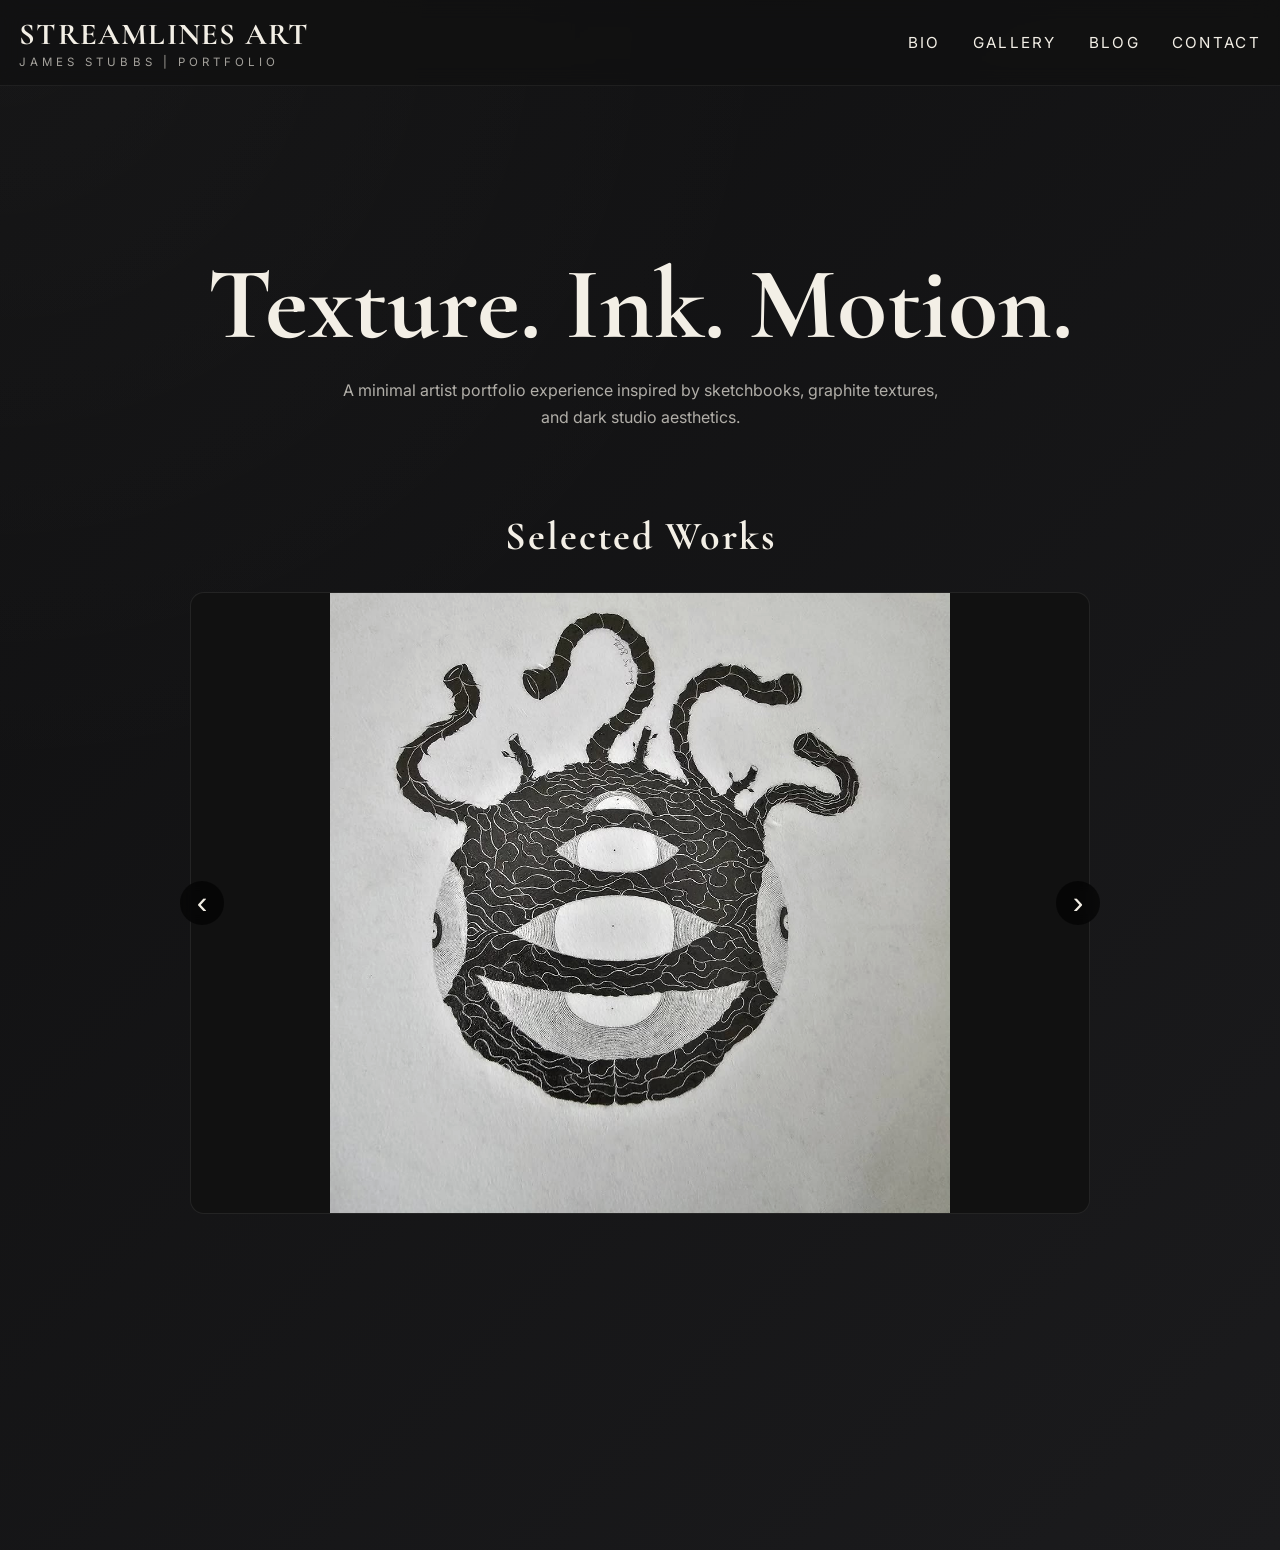
<file: index.html>
<!DOCTYPE html>
<html lang="en">
<head>
<!-- =========================================
  BASIC SEO
========================================= -->

<meta name="description" content="Explore the pencil and ink artwork of James Stubbs — original drawings, sketchbook studies, gallery collections, and artist blog content focused on texture, shadow, and illustration." />

<meta name="keywords" content="pencil artist, ink drawings, sketch artist, illustrator, artist portfolio, graphite drawings, black ink art, fine art, sketchbook, contemporary illustration" />

<meta name="author" content="James Stubbs" />

<meta name="robots" content="index, follow" />

<meta name="viewport" content="width=device-width, initial-scale=1.0" />

<meta charset="UTF-8" />

<!-- =========================================
  CANONICAL URL
========================================= -->

<link rel="canonical" href="https://www.streamlines.art/" />

<!-- =========================================
  THEME COLOR
========================================= -->

<meta name="theme-color" content="#0f0f10" />

<!-- =========================================
  FAVICONS
========================================= -->

<!-- <link rel="icon" type="image/png" sizes="32x32" href="/assets/favicon-32.png">

<link rel="icon" type="image/png" sizes="16x16" href="/assets/favicon-16.png">

<link rel="apple-touch-icon" sizes="180x180" href="/assets/apple-touch-icon.png"> -->

<!-- =========================================
  OPEN GRAPH / FACEBOOK
========================================= -->

	<meta property="og:type" content="website" />
	<meta property="og:title" content="James Stubbs Artist Portfolio | Streamlines Art" />
	<meta property="og:description" content="Original pencil and ink artwork, gallery collections, artist sketches, and visual storytelling." />
	<meta property="og:url" content="https://www.streamlines.art/" />
	<meta property="og:site_name" content="Streamlines Art" />
	<meta property="og:image" content="https://burningxbeard.github.io/james-art/assets/art1.jpg" />
	<meta property="og:image:width" content="1200" />
	<meta property="og:image:height" content="630" />
	<meta property="og:image:alt" content="Pencil and ink illustration artwork by James Stubbs" />
	<meta property="og:locale" content="en_US" />

<!-- =========================================
  TWITTER CARD
========================================= -->
	<meta name="twitter:card" content="summary_large_image" />
	<meta name="twitter:title" content="James Stubbs Artist Portfolio | Streamlines Art" />
	<meta name="twitter:description" content="Explore original pencil and ink drawings, sketchbook work, gallery pieces, and artist writings." />
	<meta name="twitter:image" content="https://burningxbeard.github.io/james-art/assets/art1.jpg" />
	<meta name="twitter:image:alt" content="Artwork by James Stubbs" />
	<meta name="twitter:creator" content="@jamesstubbs" />
	<meta name="twitter:site" content="@jamesstubbs" />
  <meta charset="UTF-8" />
  <meta name="viewport" content="width=device-width, initial-scale=1.0" />

  <title>James Stubbs Artist Portfolio | Streamlines Art</title>

  <!-- Google Fonts -->
  <link rel="preconnect" href="https://fonts.googleapis.com">
  <link rel="preconnect" href="https://fonts.gstatic.com" crossorigin>

  <link href="https://fonts.googleapis.com/css2?family=Cormorant+Garamond:wght@400;600;700&family=Inter:wght@300;400;500&display=swap" rel="stylesheet">

  <!-- Main CSS -->
  <link rel="stylesheet" href="styles.css">
</head>

<body>

  <!-- =========================
        NAVIGATION
  ========================== -->

  <header class="nav-shell">

    <div class="nav-inner">

      <!-- Logo -->
      <div class="logo">
        <h1>STREAMLINES ART</h1>
        <span>James Stubbs | Portfolio</span>
      </div>

      <!-- Desktop Navigation -->
      <ul class="desktop-links">
        <li><a href="#">Bio</a></li>
        <li><a href="#gallery">Gallery</a></li>
        <li><a href="#">Blog</a></li>
        <li><a href="#">Contact</a></li>
      </ul>

      <!-- Mobile Menu Toggle -->
      <button class="menu-toggle" aria-label="Toggle Navigation">

        <div class="hamburger">
          <span></span>
          <span></span>
          <span></span>
        </div>

      </button>

    </div>

  </header>

  <!-- Overlay -->
  <div class="overlay"></div>

  <!-- =========================
        MOBILE SLIDE MENU
  ========================== -->

  <nav class="mobile-menu">

    <div class="menu-content">

      <div class="menu-label">Explore</div>

      <ul class="nav-links">
        <li><a href="#">Bio</a></li>
        <li><a href="#gallery">Gallery</a></li>
        <li><a href="#">Blog</a></li>
        <li><a href="#">Contact</a></li>
      </ul>

      <div class="ink-art"></div>

    </div>

  </nav>

  <!-- =========================
        HERO SECTION
  ========================== -->

  <main class="hero">

    <div>

      <h2>Texture. Ink. Motion.</h2>

      <p id="gallery" class="text">
        A minimal artist portfolio experience inspired by sketchbooks,
        graphite textures, and dark studio aesthetics.
      </p>

    </div>

	<section class="carousel-section">

  <h4 class="carousel-title">Selected Works</h4>

  <div class="carousel">

    <button class="carousel-btn prev" aria-label="Previous image">
      ‹
    </button>

    <div class="carousel-track-wrapper">

      <div class="carousel-track">

        <div class="slide">
          <img src="assets/art1.jpg" alt="Pencil sketch artwork 1">
        </div>

        <div class="slide">
          <img src="assets/art1.jpg" alt="Ink illustration artwork 2">
        </div>

        <div class="slide">
          <img src="assets/art1.jpg" alt="Graphite drawing artwork 3">
        </div>

      </div>

    </div>

    <button class="carousel-btn next" aria-label="Next image">
      ›
    </button>

  </div>

</section>
  </main>

  <!-- Main JS -->
  <script src="script.js"></script>

</body>
</html>
</file>
<file: styles.css>
:root{
  --bg:#0f0f10;
  --paper:#f3efe6;
  --ink:#111;
  --accent:#d8c4a5;
  --line:#2a2a2a;

  --menu-width:min(82vw, 420px);

  --transition:450ms cubic-bezier(.77,0,.175,1);
  
  scroll-behavior: smooth;
}

/* =========================
    RESET
========================== */

*{
  margin:0;
  padding:0;
  box-sizing:border-box;
}

body{
  min-height:100vh;
  background:
    radial-gradient(circle at top left, rgba(255,255,255,0.03), transparent 40%),
    linear-gradient(135deg,#0f0f10 0%,#1b1b1d 100%);

  font-family:'Inter', sans-serif;

  overflow-x:hidden;

  color:var(--paper);
}

/* =========================
    TOP NAVIGATION
========================== */

.nav-shell{
  position:fixed;

  inset:0 0 auto 0;

  z-index:1000;

  padding:1rem 1.2rem;

  backdrop-filter:blur(10px);

  background:rgba(15,15,16,0.55);

  border-bottom:1px solid rgba(255,255,255,0.06);
}

.nav-inner{
  max-width:1400px;

  margin:auto;

  display:flex;

  align-items:center;

  justify-content:space-between;
}

/* =========================
    LOGO
========================== */

.logo{
  display:flex;

  flex-direction:column;

  gap:0.1rem;
}

.logo h1{
  font-family:'Cormorant Garamond', serif;

  font-size:1.9rem;

  font-weight:700;

  letter-spacing:0.04em;

  color:var(--paper);
}

.logo span{
  font-size:0.72rem;

  letter-spacing:0.35em;

  text-transform:uppercase;

  opacity:0.65;
}

/* =========================
    HAMBURGER BUTTON
========================== */

.menu-toggle{
  width:64px;

  height:64px;

  border:none;

  cursor:pointer;

  background:transparent;

  position:relative;

  display:flex;

  align-items:center;

  justify-content:center;

  z-index:1200;
}

.menu-toggle::before{
  content:"";

  position:absolute;

  width:58px;

  height:58px;

  border:1px solid rgba(255,255,255,0.15);

  border-radius:50%;

  transition:
    transform 0.4s ease,
    border-color 0.3s ease;
}

.menu-toggle:hover::before{
  transform:rotate(90deg) scale(1.05);

  border-color:rgba(255,255,255,0.4);
}

.hamburger{
  width:28px;

  height:22px;

  position:relative;
}

.hamburger span{
  position:absolute;

  left:0;

  width:100%;

  height:2px;

  background:var(--paper);

  border-radius:10px;

  transition:
    transform 0.45s cubic-bezier(.77,0,.175,1),
    opacity 0.25s ease,
    top 0.45s cubic-bezier(.77,0,.175,1),
    width 0.35s ease;
}

.hamburger span:nth-child(1){
  top:0;
}

.hamburger span:nth-child(2){
  top:10px;

  width:75%;
}

.hamburger span:nth-child(3){
  top:20px;
}

/* ACTIVE STATE */

.menu-open .hamburger span:nth-child(1){
  top:10px;

  transform:rotate(45deg);
}

.menu-open .hamburger span:nth-child(2){
  opacity:0;

  transform:translateX(12px);
}

.menu-open .hamburger span:nth-child(3){
  top:10px;

  transform:rotate(-45deg);
}

.menu-open .menu-toggle::before{
  transform:rotate(180deg) scale(1.08);
}

/* =========================
    OVERLAY
========================== */

.overlay{
  position:fixed;

  inset:0;

  background:rgba(0,0,0,0.62);

  backdrop-filter:blur(5px);

  opacity:0;

  pointer-events:none;

  transition:opacity 0.4s ease;

  z-index:900;
}

.menu-open .overlay{
  opacity:1;

  pointer-events:auto;
}

/* =========================
    MOBILE MENU
========================== */

.mobile-menu{
  position:fixed;

  top:0;
  right:0;

  width:var(--menu-width);

  height:100vh;

  background:
    linear-gradient(180deg, #161617 0%, #0d0d0e 100%);

  border-left:1px solid rgba(255,255,255,0.08);

  transform:translateX(100%);

  transition:transform var(--transition);

  z-index:1100;

  overflow:hidden;
}

.menu-open .mobile-menu{
  transform:translateX(0);
}

.mobile-menu::before{
  content:"";

  position:absolute;

  inset:0;

  background:
    repeating-linear-gradient(
      0deg,
      rgba(255,255,255,0.025),
      rgba(255,255,255,0.025) 1px,
      transparent 1px,
      transparent 18px
    );

  pointer-events:none;
}

.menu-content{
  height:100%;

  display:flex;

  flex-direction:column;

  justify-content:center;

  padding:2rem;

  position:relative;
}

.menu-label{
  font-size:0.75rem;

  text-transform:uppercase;

  letter-spacing:0.4em;

  color:rgba(255,255,255,0.45);

  margin-bottom:2rem;
}

/* =========================
    NAV LINKS
========================== */

.nav-links{
  list-style:none;

  display:flex;

  flex-direction:column;

  gap:1rem;
}

.nav-links li{
  overflow:hidden;
}

.nav-links a{
  position:relative;

  display:inline-flex;

  align-items:center;

  gap:1rem;

  text-decoration:none;

  color:var(--paper);

  font-family:'Cormorant Garamond', serif;

  font-size:clamp(2.4rem, 6vw, 4rem);

  font-weight:600;

  transform:translateX(60px);

  opacity:0;

  transition:
    transform 0.6s cubic-bezier(.22,1,.36,1),
    opacity 0.6s ease,
    color 0.3s ease;
}

.menu-open .nav-links a{
  transform:translateX(0);

  opacity:1;
}

.menu-open .nav-links li:nth-child(1) a{
  transition-delay:0.15s;
}

.menu-open .nav-links li:nth-child(2) a{
  transition-delay:0.24s;
}

.menu-open .nav-links li:nth-child(3) a{
  transition-delay:0.33s;
}

.nav-links a::before{
  content:"";

  width:0;

  height:1px;

  background:var(--accent);

  transition:width 0.35s ease;
}

.nav-links a:hover{
  color:var(--accent);
}

.nav-links a:hover::before{
  width:48px;
}

/* =========================
    DECORATIVE INK ART
========================== */

.ink-art{
  position:absolute;

  right:-80px;

  bottom:-40px;

  width:280px;

  height:280px;

  opacity:0.08;

  border-radius:50%;

  background:
    radial-gradient(circle at 40% 40%, white 0%, transparent 50%),
    radial-gradient(circle at 70% 70%, white 0%, transparent 38%),
    radial-gradient(circle at 20% 80%, white 0%, transparent 30%);

  filter:blur(10px);

  transform:rotate(20deg);
}

/* =========================
    DESKTOP NAV
========================== */

.desktop-links{
  display:none;
}

@media (min-width:900px){

  .menu-toggle{
    display:none;
  }

  .mobile-menu,
  .overlay{
    display:none;
  }

  .desktop-links{
    display:flex;

    gap:2rem;

    list-style:none;
  }

  .desktop-links a{
    text-decoration:none;

    color:var(--paper);

    font-size:0.95rem;

    text-transform:uppercase;

    letter-spacing:0.15em;

    position:relative;

    padding-bottom:0.4rem;
  }

  .desktop-links a::after{
    content:"";

    position:absolute;

    left:0;

    bottom:0;

    width:0%;

    height:1px;

    background:var(--accent);

    transition:width 0.3s ease;
  }

  .desktop-links a:hover::after{
    width:100%;
  }
}

/* =========================
    HERO SECTION
========================== */

.hero{
  
  display:grid;

  place-items:center;

  padding:16rem 2rem;

  text-align:center;
}

.hero h2{
  font-family:'Cormorant Garamond', serif;

  font-size:clamp(3rem, 8vw, 7rem);

  font-weight:700;

  line-height:0.95;

  max-width:900px;
}

.hero p{
  margin-top:1.5rem;

  max-width:600px;

  opacity:0.7;

  line-height:1.7;
}

.text {
    margin: 0 auto;
}

/* =========================
   CAROUSEL SECTION
========================= */

.carousel-section{
  padding:5rem 1.5rem;
  text-align:center;
}

.carousel-title{
  font-family:'Cormorant Garamond', serif;
  font-size:2.5rem;
  margin-bottom:2rem;
  letter-spacing:0.05em;
}

/* wrapper */
.carousel{
  position:relative;
  max-width:900px;
  margin:0 auto;
  display:flex;
  align-items:center;
  justify-content:center;
}

/* viewport */
.carousel-track-wrapper{
  overflow:hidden;
  width:100%;
  border-radius:14px;
  border:1px solid rgba(255,255,255,0.08);
  background:#111;
}

/* track */
.carousel-track{
  display:flex;
  transition:transform 0.6s cubic-bezier(.77,0,.175,1);
  will-change:transform;
}

/* slide */
.slide{
  min-width:100%;
  height:620px;
}

.slide img{
  width:100%;
  height:100%;
  object-fit:scale-down;
  display:block;
  filter:contrast(1.05) grayscale(0.2);
}

/* buttons */
.carousel-btn{
  position:absolute;
  top:50%;
  transform:translateY(-50%);
  width:44px;
  height:44px;
  border:none;
  cursor:pointer;
  background:rgba(0,0,0,0.6);
  color:#f3efe6;
  font-size:2rem;
  border-radius:50%;
  backdrop-filter:blur(6px);
  transition:transform 0.2s ease, background 0.2s ease;
  z-index:10;
}

.carousel-btn:hover{
  background:rgba(216,196,165,0.25);
  transform:translateY(-50%) scale(1.1);
}

.carousel-btn.prev{
  left:-10px;
}

.carousel-btn.next{
  right:-10px;
}

/* MOBILE OPTIMIZATION */
@media (max-width:600px){
  .slide{
    height:300px;
  }

  .carousel-btn{
    width:38px;
    height:38px;
    font-size:1.6rem;
  }
}
</file>
